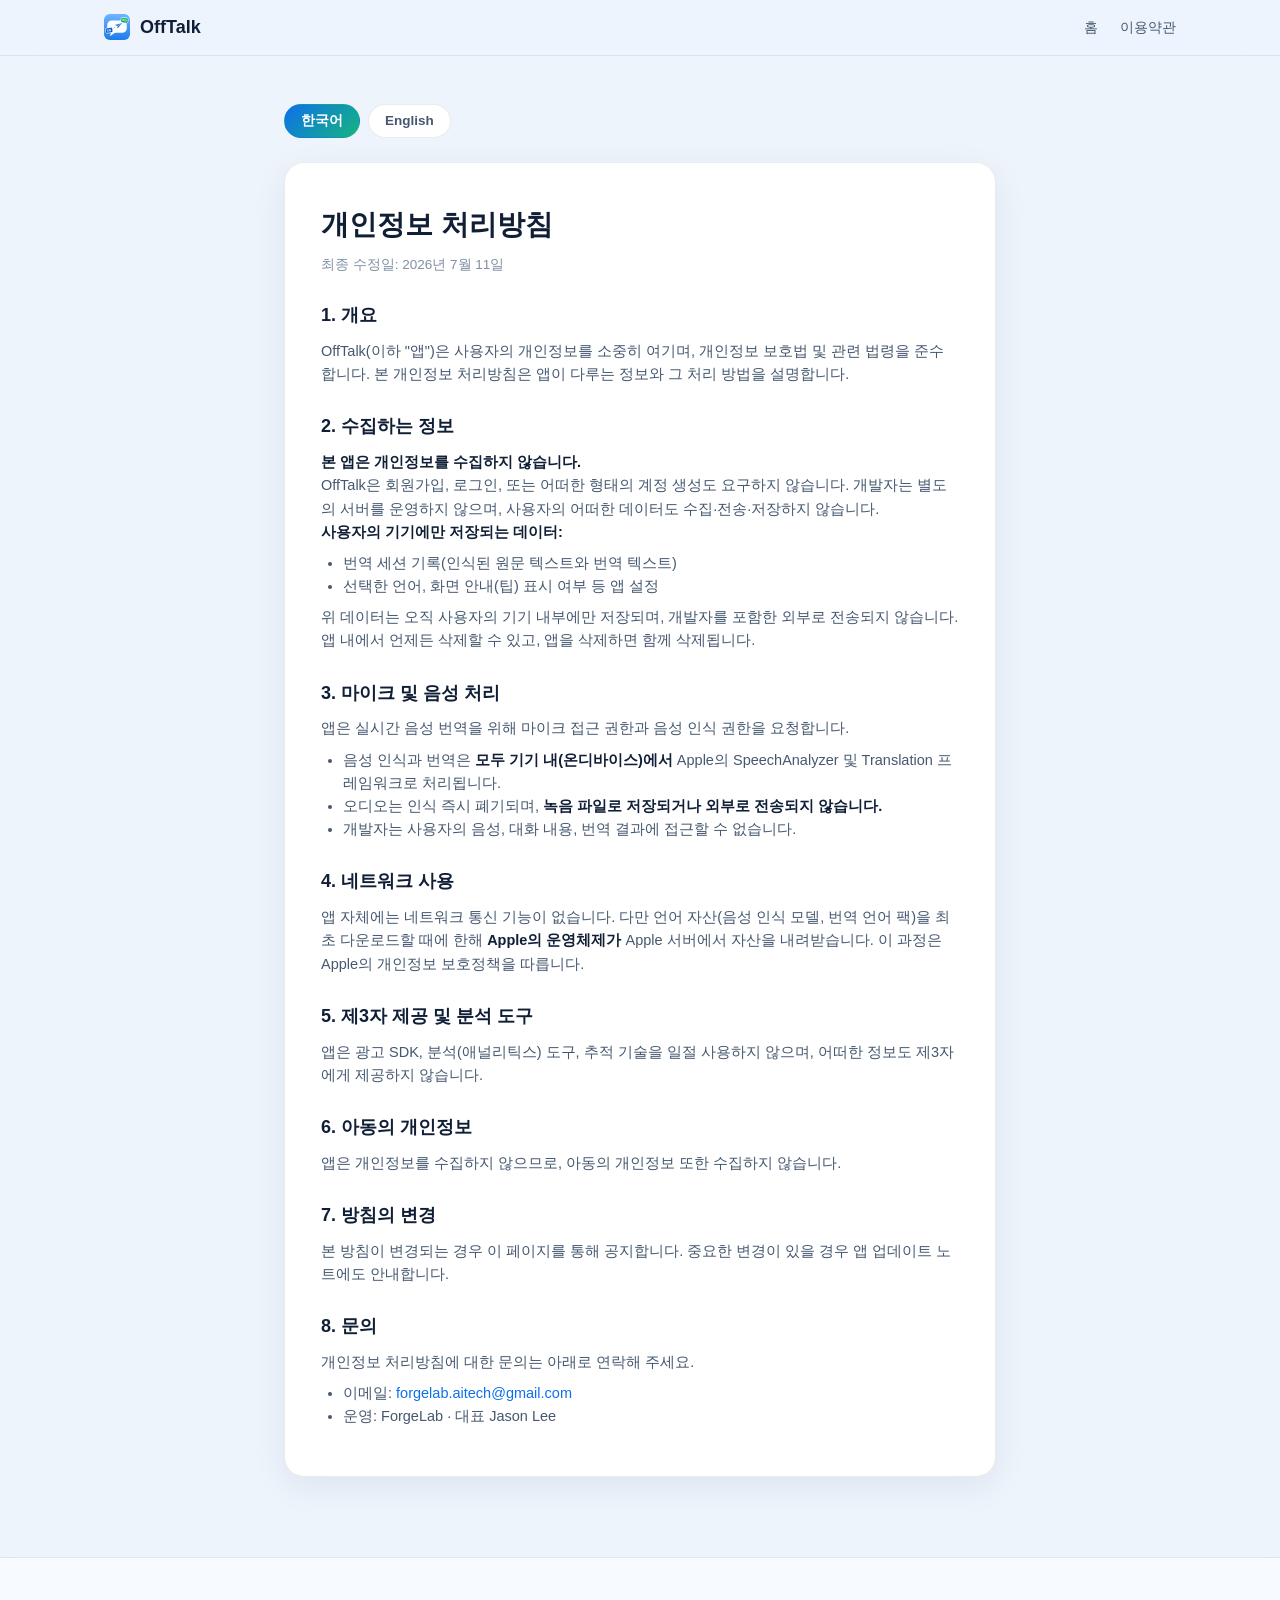
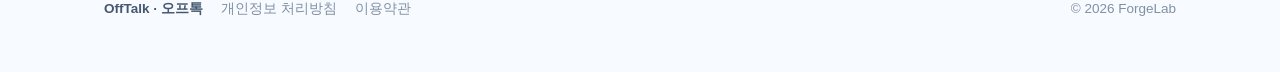
<file: docs/privacy.html>
<!DOCTYPE html>
<html lang="ko">
<head>
<meta charset="UTF-8" />
<meta name="viewport" content="width=device-width, initial-scale=1.0" />
<title>개인정보 처리방침 — OffTalk 오프톡</title>
<meta name="robots" content="noindex" />
<meta name="description" content="OffTalk은 서버도 계정도 없습니다. 음성과 대화는 기기 밖으로 나가지 않습니다." />
<meta property="og:title" content="OffTalk 오프톡 — 개인정보 처리방침" />
<meta property="og:description" content="OffTalk은 서버도 계정도 없습니다. 음성과 대화는 기기 밖으로 나가지 않습니다." />
<meta property="og:type" content="website" />
<meta property="og:image" content="https://jsonpassion.github.io/offtalk-site/assets/img/og.jpg" />
<meta property="og:image:width" content="1200" />
<meta property="og:image:height" content="630" />
<meta property="og:image:type" content="image/jpeg" />
<meta property="og:url" content="https://jsonpassion.github.io/offtalk-site/" />
<meta name="twitter:card" content="summary_large_image" />
<meta name="twitter:image" content="https://jsonpassion.github.io/offtalk-site/assets/img/og.jpg" />
<link rel="icon" href="data:image/svg+xml,%3Csvg%20xmlns%3D%22http%3A%2F%2Fwww.w3.org%2F2000%2Fsvg%22%20viewBox%3D%220%200%2064%2064%22%3E%3Cdefs%3E%3ClinearGradient%20id%3D%22otfsky%22%20x1%3D%220%22%20y1%3D%220%22%20x2%3D%220%22%20y2%3D%221%22%3E%3Cstop%20offset%3D%220%22%20stop-color%3D%22%236FB4FF%22%2F%3E%3Cstop%20offset%3D%221%22%20stop-color%3D%22%231F7CEB%22%2F%3E%3C%2FlinearGradient%3E%3ClinearGradient%20id%3D%22otfen%22%20x1%3D%220%22%20y1%3D%220%22%20x2%3D%220%22%20y2%3D%221%22%3E%3Cstop%20offset%3D%220%22%20stop-color%3D%22%230D70EA%22%2F%3E%3Cstop%20offset%3D%221%22%20stop-color%3D%22%230854B8%22%2F%3E%3C%2FlinearGradient%3E%3ClinearGradient%20id%3D%22otfko%22%20x1%3D%220%22%20y1%3D%220%22%20x2%3D%220%22%20y2%3D%221%22%3E%3Cstop%20offset%3D%220%22%20stop-color%3D%22%2322CC8E%22%2F%3E%3Cstop%20offset%3D%221%22%20stop-color%3D%22%23049068%22%2F%3E%3C%2FlinearGradient%3E%3C%2Fdefs%3E%3Crect%20width%3D%2264%22%20height%3D%2264%22%20rx%3D%2214.3%22%20fill%3D%22url%28%23otfsky%29%22%2F%3E%3Cpath%20d%3D%22M18%2044%20L14%2055%20L29%2045%20Z%22%20fill%3D%22%23fff%22%2F%3E%3Crect%20x%3D%228%22%20y%3D%2216%22%20width%3D%2248%22%20height%3D%2230%22%20rx%3D%2211%22%20fill%3D%22%23fff%22%2F%3E%3Cpath%20d%3D%22M17%2038.5%20Q23%2036%2028%2031.5%22%20fill%3D%22none%22%20stroke%3D%22%230D70EA%22%20stroke-width%3D%222%22%20stroke-linecap%3D%22round%22%20stroke-dasharray%3D%220.5%204.2%22%20opacity%3D%22.8%22%2F%3E%3Cg%20transform%3D%22translate%2836.5%2C27.5%29%20rotate%28-33%29%22%3E%3Cpath%20d%3D%22M10%200%20L-8%205.6%20L-3.5%200%20L-8%20-5.6%20Z%22%20fill%3D%22%230D70EA%22%2F%3E%3Cpath%20d%3D%22M10%200%20L-3.5%200%22%20stroke%3D%22%23BAD9FA%22%20stroke-width%3D%221.4%22%20stroke-linecap%3D%22round%22%2F%3E%3C%2Fg%3E%3Cg%20transform%3D%22translate%2812.5%2C40%29%20rotate%28-9%29%22%3E%3Crect%20x%3D%22-9.55%22%20y%3D%22-7.05%22%20width%3D%2219.1%22%20height%3D%2214.1%22%20rx%3D%224.6%22%20fill%3D%22%23fff%22%2F%3E%3Crect%20x%3D%22-8.25%22%20y%3D%22-5.75%22%20width%3D%2216.5%22%20height%3D%2211.5%22%20rx%3D%223.4%22%20fill%3D%22url%28%23otfen%29%22%2F%3E%3Ctext%20x%3D%220%22%20y%3D%220.6%22%20text-anchor%3D%22middle%22%20dominant-baseline%3D%22central%22%20font-family%3D%22system-ui%2C-apple-system%2C%27Segoe%20UI%27%2Csans-serif%22%20font-weight%3D%22800%22%20font-size%3D%226.8%22%20fill%3D%22%23fff%22%3EEN%3C%2Ftext%3E%3C%2Fg%3E%3Cg%20transform%3D%22translate%2850.5%2C15%29%20rotate%288%29%22%3E%3Crect%20x%3D%22-9.55%22%20y%3D%22-7.05%22%20width%3D%2219.1%22%20height%3D%2214.1%22%20rx%3D%224.6%22%20fill%3D%22%23fff%22%2F%3E%3Crect%20x%3D%22-8.25%22%20y%3D%22-5.75%22%20width%3D%2216.5%22%20height%3D%2211.5%22%20rx%3D%223.4%22%20fill%3D%22url%28%23otfko%29%22%2F%3E%3Ctext%20x%3D%220%22%20y%3D%220.6%22%20text-anchor%3D%22middle%22%20dominant-baseline%3D%22central%22%20font-family%3D%22system-ui%2C-apple-system%2C%27Segoe%20UI%27%2Csans-serif%22%20font-weight%3D%22800%22%20font-size%3D%226.8%22%20fill%3D%22%23fff%22%3EKO%3C%2Ftext%3E%3C%2Fg%3E%3C%2Fsvg%3E" />
<link rel="stylesheet" href="styles.css?v=236d2304" />
</head>
<body>

<nav class="nav">
  <div class="nav-inner">
    <a class="logo" href="index.html">
      <svg width="26" height="26" aria-hidden="true" xmlns="http://www.w3.org/2000/svg" viewBox="0 0 64 64"><defs><linearGradient id="othsky" x1="0" y1="0" x2="0" y2="1"><stop offset="0" stop-color="#6FB4FF"/><stop offset="1" stop-color="#1F7CEB"/></linearGradient><linearGradient id="othen" x1="0" y1="0" x2="0" y2="1"><stop offset="0" stop-color="#0D70EA"/><stop offset="1" stop-color="#0854B8"/></linearGradient><linearGradient id="othko" x1="0" y1="0" x2="0" y2="1"><stop offset="0" stop-color="#22CC8E"/><stop offset="1" stop-color="#049068"/></linearGradient></defs><rect width="64" height="64" rx="14.3" fill="url(#othsky)"/><path d="M18 44 L14 55 L29 45 Z" fill="#fff"/><rect x="8" y="16" width="48" height="30" rx="11" fill="#fff"/><path d="M17 38.5 Q23 36 28 31.5" fill="none" stroke="#0D70EA" stroke-width="2" stroke-linecap="round" stroke-dasharray="0.5 4.2" opacity=".8"/><g transform="translate(36.5,27.5) rotate(-33)"><path d="M10 0 L-8 5.6 L-3.5 0 L-8 -5.6 Z" fill="#0D70EA"/><path d="M10 0 L-3.5 0" stroke="#BAD9FA" stroke-width="1.4" stroke-linecap="round"/></g><g transform="translate(12.5,40) rotate(-9)"><rect x="-9.55" y="-7.05" width="19.1" height="14.1" rx="4.6" fill="#fff"/><rect x="-8.25" y="-5.75" width="16.5" height="11.5" rx="3.4" fill="url(#othen)"/><text x="0" y="0.6" text-anchor="middle" dominant-baseline="central" font-family="system-ui,-apple-system,'Segoe UI',sans-serif" font-weight="800" font-size="6.8" fill="#fff">EN</text></g><g transform="translate(50.5,15) rotate(8)"><rect x="-9.55" y="-7.05" width="19.1" height="14.1" rx="4.6" fill="#fff"/><rect x="-8.25" y="-5.75" width="16.5" height="11.5" rx="3.4" fill="url(#othko)"/><text x="0" y="0.6" text-anchor="middle" dominant-baseline="central" font-family="system-ui,-apple-system,'Segoe UI',sans-serif" font-weight="800" font-size="6.8" fill="#fff">KO</text></g></svg>
      OffTalk
    </a>
    <div class="nav-links">
      <a href="index.html">홈</a>
      <a href="terms.html">이용약관</a>
    </div>
  </div>
</nav>

<main class="policy">
  <div class="lang-toggle" role="tablist" aria-label="언어 선택 / Language">
    <button id="btn-ko" class="active" onclick="setLang('ko')">한국어</button>
    <button id="btn-en" onclick="setLang('en')">English</button>
  </div>

  <div class="policy-card">

    <!-- ================= 한국어 ================= -->
    <div class="lang-ko">
      <h1>개인정보 처리방침</h1>
      <p class="date">최종 수정일: 2026년 7월 11일</p>

      <h2>1. 개요</h2>
      <p>OffTalk(이하 "앱")은 사용자의 개인정보를 소중히 여기며, 개인정보 보호법 및 관련 법령을 준수합니다. 본 개인정보 처리방침은 앱이 다루는 정보와 그 처리 방법을 설명합니다.</p>

      <h2>2. 수집하는 정보</h2>
      <p><strong>본 앱은 개인정보를 수집하지 않습니다.</strong></p>
      <p>OffTalk은 회원가입, 로그인, 또는 어떠한 형태의 계정 생성도 요구하지 않습니다. 개발자는 별도의 서버를 운영하지 않으며, 사용자의 어떠한 데이터도 수집·전송·저장하지 않습니다.</p>
      <p><strong>사용자의 기기에만 저장되는 데이터:</strong></p>
      <ul>
        <li>번역 세션 기록(인식된 원문 텍스트와 번역 텍스트)</li>
        <li>선택한 언어, 화면 안내(팁) 표시 여부 등 앱 설정</li>
      </ul>
      <p>위 데이터는 오직 사용자의 기기 내부에만 저장되며, 개발자를 포함한 외부로 전송되지 않습니다. 앱 내에서 언제든 삭제할 수 있고, 앱을 삭제하면 함께 삭제됩니다.</p>

      <h2>3. 마이크 및 음성 처리</h2>
      <p>앱은 실시간 음성 번역을 위해 마이크 접근 권한과 음성 인식 권한을 요청합니다.</p>
      <ul>
        <li>음성 인식과 번역은 <strong>모두 기기 내(온디바이스)에서</strong> Apple의 SpeechAnalyzer 및 Translation 프레임워크로 처리됩니다.</li>
        <li>오디오는 인식 즉시 폐기되며, <strong>녹음 파일로 저장되거나 외부로 전송되지 않습니다.</strong></li>
        <li>개발자는 사용자의 음성, 대화 내용, 번역 결과에 접근할 수 없습니다.</li>
      </ul>

      <h2>4. 네트워크 사용</h2>
      <p>앱 자체에는 네트워크 통신 기능이 없습니다. 다만 언어 자산(음성 인식 모델, 번역 언어 팩)을 최초 다운로드할 때에 한해 <strong>Apple의 운영체제가</strong> Apple 서버에서 자산을 내려받습니다. 이 과정은 Apple의 개인정보 보호정책을 따릅니다.</p>

      <h2>5. 제3자 제공 및 분석 도구</h2>
      <p>앱은 광고 SDK, 분석(애널리틱스) 도구, 추적 기술을 일절 사용하지 않으며, 어떠한 정보도 제3자에게 제공하지 않습니다.</p>

      <h2>6. 아동의 개인정보</h2>
      <p>앱은 개인정보를 수집하지 않으므로, 아동의 개인정보 또한 수집하지 않습니다.</p>

      <h2>7. 방침의 변경</h2>
      <p>본 방침이 변경되는 경우 이 페이지를 통해 공지합니다. 중요한 변경이 있을 경우 앱 업데이트 노트에도 안내합니다.</p>

      <h2>8. 문의</h2>
      <p>개인정보 처리방침에 대한 문의는 아래로 연락해 주세요.</p>
      <ul>
        <li>이메일: <a href="mailto:forgelab.aitech@gmail.com">forgelab.aitech@gmail.com</a></li>
        <li>운영: ForgeLab · 대표 Jason Lee</li>
      </ul>
    </div>

    <!-- ================= English ================= -->
    <div class="lang-en">
      <h1>Privacy Policy</h1>
      <p class="date">Last updated: July 11, 2026</p>

      <h2>1. Overview</h2>
      <p>OffTalk ("the app") respects your privacy. This policy explains what information the app handles and how it is processed.</p>

      <h2>2. Information We Collect</h2>
      <p><strong>The app does not collect any personal information.</strong></p>
      <p>OffTalk requires no sign-up, no login, and no account of any kind. The developer operates no servers and does not collect, transmit, or store any user data.</p>
      <p><strong>Data stored only on your device:</strong></p>
      <ul>
        <li>Translation session history (recognized source text and its translation)</li>
        <li>App preferences such as selected languages and onboarding-tip state</li>
      </ul>
      <p>This data never leaves your device. You can delete it inside the app at any time, and it is removed entirely when you delete the app.</p>

      <h2>3. Microphone &amp; Speech Processing</h2>
      <p>The app requests microphone and speech-recognition permissions for live voice translation.</p>
      <ul>
        <li>Speech recognition and translation run <strong>entirely on-device</strong> using Apple's SpeechAnalyzer and Translation frameworks.</li>
        <li>Audio is discarded as soon as it is recognized — <strong>it is never saved as a recording or transmitted anywhere.</strong></li>
        <li>The developer has no access to your voice, conversations, or translations.</li>
      </ul>

      <h2>4. Network Usage</h2>
      <p>The app itself contains no networking code. The only network activity is <strong>performed by the operating system</strong> when you first download language assets (speech models and translation packs) from Apple's servers, subject to Apple's privacy policy.</p>

      <h2>5. Third Parties &amp; Analytics</h2>
      <p>The app uses no advertising SDKs, no analytics, and no tracking technologies, and shares nothing with third parties.</p>

      <h2>6. Children's Privacy</h2>
      <p>Since the app collects no personal information, it collects no information from children either.</p>

      <h2>7. Changes to This Policy</h2>
      <p>Any changes will be posted on this page. Significant changes will also be noted in app release notes.</p>

      <h2>8. Contact</h2>
      <ul>
        <li>Email: <a href="mailto:forgelab.aitech@gmail.com">forgelab.aitech@gmail.com</a></li>
        <li>Operator: ForgeLab · Jason Lee</li>
      </ul>
    </div>

  </div>
</main>

<footer>
  <div class="wrap">
    <span class="brand">OffTalk · 오프톡</span>
    <a href="privacy.html">개인정보 처리방침</a>
    <a href="terms.html">이용약관</a>
    <span class="copy">© 2026 ForgeLab</span>
  </div>
</footer>

<script>
function setLang(lang) {
  document.querySelectorAll('.lang-ko').forEach(function (el) { el.style.display = lang === 'ko' ? 'block' : 'none'; });
  document.querySelectorAll('.lang-en').forEach(function (el) { el.style.display = lang === 'en' ? 'block' : 'none'; });
  document.getElementById('btn-ko').classList.toggle('active', lang === 'ko');
  document.getElementById('btn-en').classList.toggle('active', lang === 'en');
}
</script>

</body>
</html>
</file>
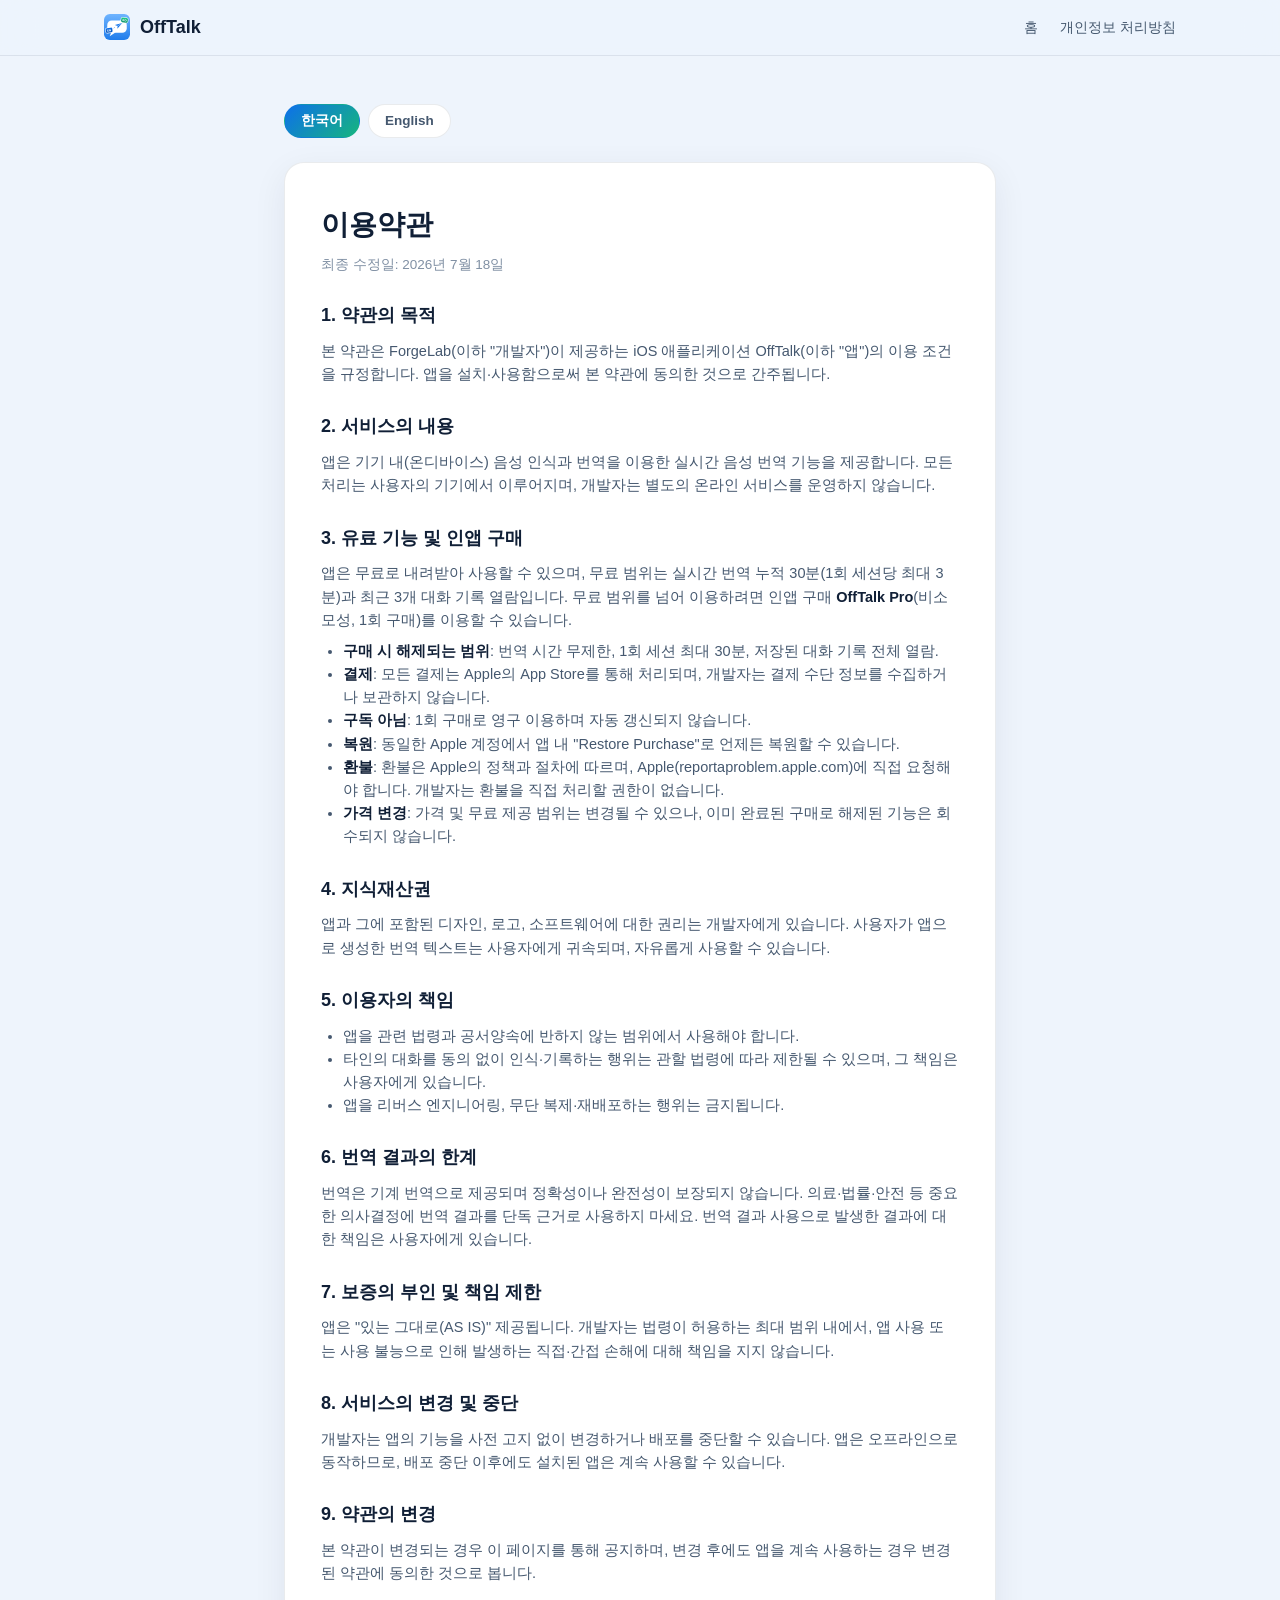
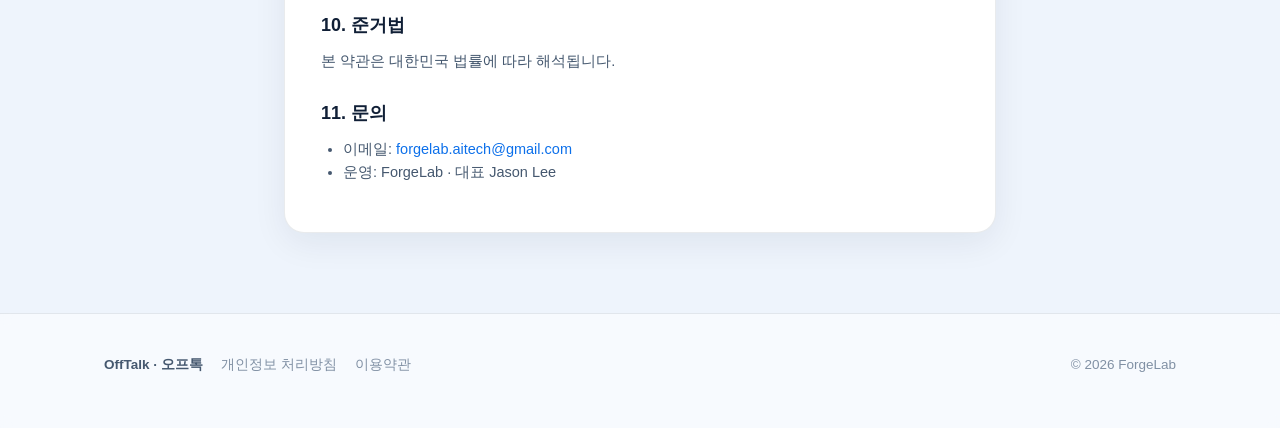
<file: docs/terms.html>
<!DOCTYPE html>
<html lang="ko">
<head>
<meta charset="UTF-8" />
<meta name="viewport" content="width=device-width, initial-scale=1.0" />
<title>이용약관 — OffTalk 오프톡</title>
<meta name="robots" content="noindex" />
<meta name="description" content="OffTalk 이용약관입니다." />
<meta property="og:title" content="OffTalk 오프톡 — 이용약관" />
<meta property="og:description" content="OffTalk 이용약관입니다." />
<meta property="og:type" content="website" />
<meta property="og:image" content="https://jsonpassion.github.io/offtalk-site/assets/img/og.jpg" />
<meta property="og:image:width" content="1200" />
<meta property="og:image:height" content="630" />
<meta property="og:image:type" content="image/jpeg" />
<meta property="og:url" content="https://jsonpassion.github.io/offtalk-site/" />
<meta name="twitter:card" content="summary_large_image" />
<meta name="twitter:image" content="https://jsonpassion.github.io/offtalk-site/assets/img/og.jpg" />
<link rel="icon" href="data:image/svg+xml,%3Csvg%20xmlns%3D%22http%3A%2F%2Fwww.w3.org%2F2000%2Fsvg%22%20viewBox%3D%220%200%2064%2064%22%3E%3Cdefs%3E%3ClinearGradient%20id%3D%22otfsky%22%20x1%3D%220%22%20y1%3D%220%22%20x2%3D%220%22%20y2%3D%221%22%3E%3Cstop%20offset%3D%220%22%20stop-color%3D%22%236FB4FF%22%2F%3E%3Cstop%20offset%3D%221%22%20stop-color%3D%22%231F7CEB%22%2F%3E%3C%2FlinearGradient%3E%3ClinearGradient%20id%3D%22otfen%22%20x1%3D%220%22%20y1%3D%220%22%20x2%3D%220%22%20y2%3D%221%22%3E%3Cstop%20offset%3D%220%22%20stop-color%3D%22%230D70EA%22%2F%3E%3Cstop%20offset%3D%221%22%20stop-color%3D%22%230854B8%22%2F%3E%3C%2FlinearGradient%3E%3ClinearGradient%20id%3D%22otfko%22%20x1%3D%220%22%20y1%3D%220%22%20x2%3D%220%22%20y2%3D%221%22%3E%3Cstop%20offset%3D%220%22%20stop-color%3D%22%2322CC8E%22%2F%3E%3Cstop%20offset%3D%221%22%20stop-color%3D%22%23049068%22%2F%3E%3C%2FlinearGradient%3E%3C%2Fdefs%3E%3Crect%20width%3D%2264%22%20height%3D%2264%22%20rx%3D%2214.3%22%20fill%3D%22url%28%23otfsky%29%22%2F%3E%3Cpath%20d%3D%22M18%2044%20L14%2055%20L29%2045%20Z%22%20fill%3D%22%23fff%22%2F%3E%3Crect%20x%3D%228%22%20y%3D%2216%22%20width%3D%2248%22%20height%3D%2230%22%20rx%3D%2211%22%20fill%3D%22%23fff%22%2F%3E%3Cpath%20d%3D%22M17%2038.5%20Q23%2036%2028%2031.5%22%20fill%3D%22none%22%20stroke%3D%22%230D70EA%22%20stroke-width%3D%222%22%20stroke-linecap%3D%22round%22%20stroke-dasharray%3D%220.5%204.2%22%20opacity%3D%22.8%22%2F%3E%3Cg%20transform%3D%22translate%2836.5%2C27.5%29%20rotate%28-33%29%22%3E%3Cpath%20d%3D%22M10%200%20L-8%205.6%20L-3.5%200%20L-8%20-5.6%20Z%22%20fill%3D%22%230D70EA%22%2F%3E%3Cpath%20d%3D%22M10%200%20L-3.5%200%22%20stroke%3D%22%23BAD9FA%22%20stroke-width%3D%221.4%22%20stroke-linecap%3D%22round%22%2F%3E%3C%2Fg%3E%3Cg%20transform%3D%22translate%2812.5%2C40%29%20rotate%28-9%29%22%3E%3Crect%20x%3D%22-9.55%22%20y%3D%22-7.05%22%20width%3D%2219.1%22%20height%3D%2214.1%22%20rx%3D%224.6%22%20fill%3D%22%23fff%22%2F%3E%3Crect%20x%3D%22-8.25%22%20y%3D%22-5.75%22%20width%3D%2216.5%22%20height%3D%2211.5%22%20rx%3D%223.4%22%20fill%3D%22url%28%23otfen%29%22%2F%3E%3Ctext%20x%3D%220%22%20y%3D%220.6%22%20text-anchor%3D%22middle%22%20dominant-baseline%3D%22central%22%20font-family%3D%22system-ui%2C-apple-system%2C%27Segoe%20UI%27%2Csans-serif%22%20font-weight%3D%22800%22%20font-size%3D%226.8%22%20fill%3D%22%23fff%22%3EEN%3C%2Ftext%3E%3C%2Fg%3E%3Cg%20transform%3D%22translate%2850.5%2C15%29%20rotate%288%29%22%3E%3Crect%20x%3D%22-9.55%22%20y%3D%22-7.05%22%20width%3D%2219.1%22%20height%3D%2214.1%22%20rx%3D%224.6%22%20fill%3D%22%23fff%22%2F%3E%3Crect%20x%3D%22-8.25%22%20y%3D%22-5.75%22%20width%3D%2216.5%22%20height%3D%2211.5%22%20rx%3D%223.4%22%20fill%3D%22url%28%23otfko%29%22%2F%3E%3Ctext%20x%3D%220%22%20y%3D%220.6%22%20text-anchor%3D%22middle%22%20dominant-baseline%3D%22central%22%20font-family%3D%22system-ui%2C-apple-system%2C%27Segoe%20UI%27%2Csans-serif%22%20font-weight%3D%22800%22%20font-size%3D%226.8%22%20fill%3D%22%23fff%22%3EKO%3C%2Ftext%3E%3C%2Fg%3E%3C%2Fsvg%3E" />
<link rel="stylesheet" href="styles.css?v=ce00ac0b" />
</head>
<body>

<nav class="nav">
  <div class="nav-inner">
    <a class="logo" href="index.html">
      <svg width="26" height="26" aria-hidden="true" xmlns="http://www.w3.org/2000/svg" viewBox="0 0 64 64"><defs><linearGradient id="othsky" x1="0" y1="0" x2="0" y2="1"><stop offset="0" stop-color="#6FB4FF"/><stop offset="1" stop-color="#1F7CEB"/></linearGradient><linearGradient id="othen" x1="0" y1="0" x2="0" y2="1"><stop offset="0" stop-color="#0D70EA"/><stop offset="1" stop-color="#0854B8"/></linearGradient><linearGradient id="othko" x1="0" y1="0" x2="0" y2="1"><stop offset="0" stop-color="#22CC8E"/><stop offset="1" stop-color="#049068"/></linearGradient></defs><rect width="64" height="64" rx="14.3" fill="url(#othsky)"/><path d="M18 44 L14 55 L29 45 Z" fill="#fff"/><rect x="8" y="16" width="48" height="30" rx="11" fill="#fff"/><path d="M17 38.5 Q23 36 28 31.5" fill="none" stroke="#0D70EA" stroke-width="2" stroke-linecap="round" stroke-dasharray="0.5 4.2" opacity=".8"/><g transform="translate(36.5,27.5) rotate(-33)"><path d="M10 0 L-8 5.6 L-3.5 0 L-8 -5.6 Z" fill="#0D70EA"/><path d="M10 0 L-3.5 0" stroke="#BAD9FA" stroke-width="1.4" stroke-linecap="round"/></g><g transform="translate(12.5,40) rotate(-9)"><rect x="-9.55" y="-7.05" width="19.1" height="14.1" rx="4.6" fill="#fff"/><rect x="-8.25" y="-5.75" width="16.5" height="11.5" rx="3.4" fill="url(#othen)"/><text x="0" y="0.6" text-anchor="middle" dominant-baseline="central" font-family="system-ui,-apple-system,'Segoe UI',sans-serif" font-weight="800" font-size="6.8" fill="#fff">EN</text></g><g transform="translate(50.5,15) rotate(8)"><rect x="-9.55" y="-7.05" width="19.1" height="14.1" rx="4.6" fill="#fff"/><rect x="-8.25" y="-5.75" width="16.5" height="11.5" rx="3.4" fill="url(#othko)"/><text x="0" y="0.6" text-anchor="middle" dominant-baseline="central" font-family="system-ui,-apple-system,'Segoe UI',sans-serif" font-weight="800" font-size="6.8" fill="#fff">KO</text></g></svg>
      OffTalk
    </a>
    <div class="nav-links">
      <a href="index.html">홈</a>
      <a href="privacy.html">개인정보 처리방침</a>
    </div>
  </div>
</nav>

<main class="policy">
  <div class="lang-toggle" role="tablist" aria-label="언어 선택 / Language">
    <button id="btn-ko" class="active" onclick="setLang('ko')">한국어</button>
    <button id="btn-en" onclick="setLang('en')">English</button>
  </div>

  <div class="policy-card">

    <!-- ================= 한국어 ================= -->
    <div class="lang-ko">
      <h1>이용약관</h1>
      <p class="date">최종 수정일: 2026년 7월 18일</p>

      <h2>1. 약관의 목적</h2>
      <p>본 약관은 ForgeLab(이하 "개발자")이 제공하는 iOS 애플리케이션 OffTalk(이하 "앱")의 이용 조건을 규정합니다. 앱을 설치·사용함으로써 본 약관에 동의한 것으로 간주됩니다.</p>

      <h2>2. 서비스의 내용</h2>
      <p>앱은 기기 내(온디바이스) 음성 인식과 번역을 이용한 실시간 음성 번역 기능을 제공합니다. 모든 처리는 사용자의 기기에서 이루어지며, 개발자는 별도의 온라인 서비스를 운영하지 않습니다.</p>

      <h2>3. 유료 기능 및 인앱 구매</h2>
      <p>앱은 무료로 내려받아 사용할 수 있으며, 무료 범위는 실시간 번역 누적 30분(1회 세션당 최대 3분)과 최근 3개 대화 기록 열람입니다. 무료 범위를 넘어 이용하려면 인앱 구매 <strong>OffTalk Pro</strong>(비소모성, 1회 구매)를 이용할 수 있습니다.</p>
      <ul>
        <li><strong>구매 시 해제되는 범위</strong>: 번역 시간 무제한, 1회 세션 최대 30분, 저장된 대화 기록 전체 열람.</li>
        <li><strong>결제</strong>: 모든 결제는 Apple의 App Store를 통해 처리되며, 개발자는 결제 수단 정보를 수집하거나 보관하지 않습니다.</li>
        <li><strong>구독 아님</strong>: 1회 구매로 영구 이용하며 자동 갱신되지 않습니다.</li>
        <li><strong>복원</strong>: 동일한 Apple 계정에서 앱 내 "Restore Purchase"로 언제든 복원할 수 있습니다.</li>
        <li><strong>환불</strong>: 환불은 Apple의 정책과 절차에 따르며, Apple(reportaproblem.apple.com)에 직접 요청해야 합니다. 개발자는 환불을 직접 처리할 권한이 없습니다.</li>
        <li><strong>가격 변경</strong>: 가격 및 무료 제공 범위는 변경될 수 있으나, 이미 완료된 구매로 해제된 기능은 회수되지 않습니다.</li>
      </ul>

      <h2>4. 지식재산권</h2>
      <p>앱과 그에 포함된 디자인, 로고, 소프트웨어에 대한 권리는 개발자에게 있습니다. 사용자가 앱으로 생성한 번역 텍스트는 사용자에게 귀속되며, 자유롭게 사용할 수 있습니다.</p>

      <h2>5. 이용자의 책임</h2>
      <ul>
        <li>앱을 관련 법령과 공서양속에 반하지 않는 범위에서 사용해야 합니다.</li>
        <li>타인의 대화를 동의 없이 인식·기록하는 행위는 관할 법령에 따라 제한될 수 있으며, 그 책임은 사용자에게 있습니다.</li>
        <li>앱을 리버스 엔지니어링, 무단 복제·재배포하는 행위는 금지됩니다.</li>
      </ul>

      <h2>6. 번역 결과의 한계</h2>
      <p>번역은 기계 번역으로 제공되며 정확성이나 완전성이 보장되지 않습니다. 의료·법률·안전 등 중요한 의사결정에 번역 결과를 단독 근거로 사용하지 마세요. 번역 결과 사용으로 발생한 결과에 대한 책임은 사용자에게 있습니다.</p>

      <h2>7. 보증의 부인 및 책임 제한</h2>
      <p>앱은 "있는 그대로(AS IS)" 제공됩니다. 개발자는 법령이 허용하는 최대 범위 내에서, 앱 사용 또는 사용 불능으로 인해 발생하는 직접·간접 손해에 대해 책임을 지지 않습니다.</p>

      <h2>8. 서비스의 변경 및 중단</h2>
      <p>개발자는 앱의 기능을 사전 고지 없이 변경하거나 배포를 중단할 수 있습니다. 앱은 오프라인으로 동작하므로, 배포 중단 이후에도 설치된 앱은 계속 사용할 수 있습니다.</p>

      <h2>9. 약관의 변경</h2>
      <p>본 약관이 변경되는 경우 이 페이지를 통해 공지하며, 변경 후에도 앱을 계속 사용하는 경우 변경된 약관에 동의한 것으로 봅니다.</p>

      <h2>10. 준거법</h2>
      <p>본 약관은 대한민국 법률에 따라 해석됩니다.</p>

      <h2>11. 문의</h2>
      <ul>
        <li>이메일: <a href="mailto:forgelab.aitech@gmail.com">forgelab.aitech@gmail.com</a></li>
        <li>운영: ForgeLab · 대표 Jason Lee</li>
      </ul>
    </div>

    <!-- ================= English ================= -->
    <div class="lang-en">
      <h1>Terms of Service</h1>
      <p class="date">Last updated: July 18, 2026</p>

      <h2>1. Purpose</h2>
      <p>These terms govern your use of OffTalk ("the app"), an iOS application provided by ForgeLab ("the developer"). By installing or using the app you agree to these terms.</p>

      <h2>2. The Service</h2>
      <p>The app provides live voice translation using on-device speech recognition and translation. All processing happens on your device; the developer operates no online service.</p>

      <h2>3. Paid Features &amp; In-App Purchase</h2>
      <p>The app is free to download. The free tier includes 30 minutes of live translation in total (up to 3 minutes per session) and access to your 3 most recent conversations. To go beyond that, you may buy <strong>OffTalk Pro</strong>, a one-time non-consumable in-app purchase.</p>
      <ul>
        <li><strong>What it unlocks</strong>: unlimited translation time, up to 30 minutes per session, and access to your entire saved history.</li>
        <li><strong>Payment</strong>: all payments are processed by Apple through the App Store. The developer never collects or stores payment details.</li>
        <li><strong>Not a subscription</strong>: a single purchase, valid for life, with no automatic renewal.</li>
        <li><strong>Restore</strong>: use "Restore Purchase" in the app to restore on any device signed in to the same Apple Account.</li>
        <li><strong>Refunds</strong>: refunds follow Apple's policies and must be requested from Apple (reportaproblem.apple.com). The developer cannot issue refunds directly.</li>
        <li><strong>Price changes</strong>: pricing and free-tier limits may change, but features already unlocked by a completed purchase will not be revoked.</li>
      </ul>

      <h2>4. Intellectual Property</h2>
      <p>The app, its design, logo, and software remain the property of the developer. Translations you create with the app belong to you and may be used freely.</p>

      <h2>5. User Responsibilities</h2>
      <ul>
        <li>Use the app in compliance with applicable laws.</li>
        <li>Recognizing or recording other people's conversations without consent may be restricted in your jurisdiction; you are responsible for such use.</li>
        <li>Reverse engineering or unauthorized redistribution of the app is prohibited.</li>
      </ul>

      <h2>6. Translation Accuracy</h2>
      <p>Translations are machine-generated and provided without any guarantee of accuracy or completeness. Do not rely on them as the sole basis for medical, legal, safety, or other critical decisions.</p>

      <h2>7. Disclaimer &amp; Limitation of Liability</h2>
      <p>The app is provided "AS IS". To the maximum extent permitted by law, the developer is not liable for any direct or indirect damages arising from the use of, or inability to use, the app.</p>

      <h2>8. Changes &amp; Discontinuation</h2>
      <p>The developer may change app features or discontinue distribution without prior notice. Because the app works offline, installed copies continue to function after discontinuation.</p>

      <h2>9. Changes to These Terms</h2>
      <p>Updates to these terms will be posted on this page. Continued use of the app after changes constitutes acceptance.</p>

      <h2>10. Governing Law</h2>
      <p>These terms are governed by the laws of the Republic of Korea.</p>

      <h2>11. Contact</h2>
      <ul>
        <li>Email: <a href="mailto:forgelab.aitech@gmail.com">forgelab.aitech@gmail.com</a></li>
        <li>Operator: ForgeLab · Jason Lee</li>
      </ul>
    </div>

  </div>
</main>

<footer>
  <div class="wrap">
    <span class="brand">OffTalk · 오프톡</span>
    <a href="privacy.html">개인정보 처리방침</a>
    <a href="terms.html">이용약관</a>
    <span class="copy">© 2026 ForgeLab</span>
  </div>
</footer>

<script>
function setLang(lang) {
  document.querySelectorAll('.lang-ko').forEach(function (el) { el.style.display = lang === 'ko' ? 'block' : 'none'; });
  document.querySelectorAll('.lang-en').forEach(function (el) { el.style.display = lang === 'en' ? 'block' : 'none'; });
  document.getElementById('btn-ko').classList.toggle('active', lang === 'ko');
  document.getElementById('btn-en').classList.toggle('active', lang === 'en');
}
</script>

</body>
</html>
</file>
<file: docs/styles.css>
/* ==========================================================================
   OffTalk — jsonpassion.github.io/offtalk-site
   Atmospheric daylight theme (Suno-inspired mood): a drifting sky aurora
   with film grain behind floating white glass cards. Travel-blue voice,
   fresh-green translation. Cards fan and rise into view on scroll.
   ========================================================================== */

:root {
  --bg: #eef4fc;
  --panel: rgba(255, 255, 255, 0.55);
  --panel-2: #ffffff;
  --line: rgba(19, 35, 60, 0.09);
  --line-2: rgba(19, 35, 60, 0.14);
  --text: #101f36;
  --body: #45586f;
  --dim: #8090a4;
  --blue: #0d70ea;
  --blue-deep: #0854b8;
  --cyan: #22b6d6;
  --green: #058c5d;
  --mint: #16b57e;
  --peri: #7c9bff;
  --coral: #f2544a;
  --radius: 20px;
  --ease: cubic-bezier(0.16, 1, 0.3, 1);
}

* { margin: 0; padding: 0; box-sizing: border-box; }
html { scroll-behavior: smooth; }

body {
  font-family: -apple-system, BlinkMacSystemFont, "Apple SD Gothic Neo", "Segoe UI", Roboto, sans-serif;
  background: var(--bg);
  color: var(--text);
  line-height: 1.6;
  -webkit-font-smoothing: antialiased;
  position: relative;
  overflow-x: hidden;
}

.wrap { max-width: 1120px; margin: 0 auto; padding: 0 24px; }
a { color: var(--blue); text-decoration: none; }

/* ------------------------- Ambient aurora + grain ------------------------- */
.aurora {
  position: fixed; inset: -20vh -10vw; z-index: -2; pointer-events: none;
  filter: blur(70px) saturate(1.15);
}
.aurora span {
  position: absolute; border-radius: 50%; opacity: 0.5;
  mix-blend-mode: multiply;
}
.aurora .a1 { width: 46vw; height: 46vw; left: -6vw; top: -4vh;
  background: radial-gradient(circle, rgba(47,143,255,.55), transparent 62%);
  animation: drift1 26s ease-in-out infinite; }
.aurora .a2 { width: 40vw; height: 40vw; right: -4vw; top: 2vh;
  background: radial-gradient(circle, rgba(124,155,255,.5), transparent 62%);
  animation: drift2 32s ease-in-out infinite; }
.aurora .a3 { width: 44vw; height: 44vw; left: 22vw; top: 34vh;
  background: radial-gradient(circle, rgba(22,181,126,.42), transparent 62%);
  animation: drift3 30s ease-in-out infinite; }
.aurora .a4 { width: 34vw; height: 34vw; right: 8vw; top: 52vh;
  background: radial-gradient(circle, rgba(34,182,214,.4), transparent 62%);
  animation: drift1 28s ease-in-out infinite reverse; }

@keyframes drift1 { 0%,100% { transform: translate(0,0) scale(1); } 50% { transform: translate(6vw,5vh) scale(1.12); } }
@keyframes drift2 { 0%,100% { transform: translate(0,0) scale(1.05); } 50% { transform: translate(-5vw,7vh) scale(0.92); } }
@keyframes drift3 { 0%,100% { transform: translate(0,0) scale(0.95); } 50% { transform: translate(4vw,-6vh) scale(1.1); } }

.grain {
  position: fixed; inset: 0; z-index: -1; pointer-events: none; opacity: 0.05;
  background-image: url("data:image/svg+xml,%3Csvg xmlns='http://www.w3.org/2000/svg' width='140' height='140'%3E%3Cfilter id='n'%3E%3CfeTurbulence type='fractalNoise' baseFrequency='0.85' numOctaves='2' stitchTiles='stitch'/%3E%3C/filter%3E%3Crect width='100%25' height='100%25' filter='url(%23n)'/%3E%3C/svg%3E");
}

/* ------------------------------ Reveal on scroll ------------------------------ */
[data-reveal] {
  opacity: 0;
  transition: opacity 0.8s var(--ease), transform 0.8s var(--ease);
  transition-delay: calc(var(--i, 0) * 75ms);
  will-change: opacity, transform;
}
[data-reveal="rise"] { transform: translateY(34px); }
[data-reveal="fan-left"] { transform: translateX(-70px) rotate(-7deg); transform-origin: bottom left; }
[data-reveal="fan-right"] { transform: translateX(70px) rotate(7deg); transform-origin: bottom right; }
[data-reveal="zoom"] { transform: scale(0.9); }
[data-reveal].in { opacity: 1; transform: none; }
@media (prefers-reduced-motion: reduce) {
  [data-reveal] { opacity: 1 !important; transform: none !important; transition: none; }
  .aurora span { animation: none; }
}

/* ------------------------------ Nav ------------------------------ */
.nav {
  position: sticky; top: 0; z-index: 50;
  background: rgba(238, 244, 252, 0.72);
  backdrop-filter: blur(16px) saturate(1.2);
  border-bottom: 1px solid var(--line);
}
.nav-inner {
  max-width: 1120px; margin: 0 auto; padding: 13px 24px;
  display: flex; align-items: center; justify-content: space-between; gap: 16px;
}
.logo { display: flex; align-items: center; gap: 10px; font-weight: 800; font-size: 18px; color: var(--text); }
.logo .kr { color: var(--dim); font-weight: 600; font-size: 14px; }
.nav-links { display: flex; align-items: center; gap: 22px; font-size: 14px; }
.nav-links a { color: var(--body); }
.nav-links a:hover { color: var(--text); }

.btn {
  display: inline-block; padding: 11px 20px; border-radius: 999px;
  font-weight: 700; font-size: 14px; transition: transform 0.16s var(--ease), box-shadow 0.16s var(--ease);
}
.btn.primary { background: linear-gradient(135deg, var(--blue), var(--mint)); color: #fff; }
.btn.primary:hover { transform: translateY(-2px); box-shadow: 0 10px 26px rgba(13,112,234,.32); }
.btn.primary.block { display: block; text-align: center; margin-top: 24px; }
.btn.ghost { border: 1px solid var(--line-2); color: var(--text); background: rgba(255,255,255,.6); backdrop-filter: blur(8px); }
.btn.ghost:hover { transform: translateY(-2px); border-color: var(--blue); color: var(--blue); }

/* ------------------------------ Hero ------------------------------ */
.hero {
  display: grid; grid-template-columns: 1.02fr 0.98fr; gap: 40px;
  align-items: center; padding: 96px 24px 84px; position: relative;
}
.tag {
  display: inline-flex; align-items: center; gap: 7px;
  font-size: 12.5px; font-weight: 700; color: var(--blue);
  background: rgba(255,255,255,.7); border: 1px solid rgba(13,112,234,.25);
  padding: 6px 14px; border-radius: 999px; margin-bottom: 22px;
  backdrop-filter: blur(8px); letter-spacing: .01em;
}
.tag .dot { width: 7px; height: 7px; border-radius: 50%; background: var(--mint);
  box-shadow: 0 0 0 4px rgba(22,181,126,.2); animation: livepulse 1.8s ease-in-out infinite; }
@keyframes livepulse { 0%,100% { opacity: .5; } 50% { opacity: 1; } }

.hero h1 {
  font-size: clamp(38px, 5.6vw, 68px); line-height: 1.12;
  font-weight: 850; letter-spacing: -0.03em; color: var(--text);
}
.hero h1 .hl {
  background: linear-gradient(100deg, var(--blue), var(--mint));
  -webkit-background-clip: text; background-clip: text; color: transparent;
}
/* Rotating location word */
.rotor-wrap { display: block; height: 1.14em; overflow: hidden; }
.rotor {
  display: inline-block; color: var(--blue-deep);
  border-right: 3px solid var(--blue); padding-right: 3px;
  animation: caret 0.9s step-end infinite;
}
@keyframes caret { 50% { border-color: transparent; } }

.hero .sub { margin-top: 22px; font-size: 17px; color: var(--body); max-width: 480px; }
.hero .sub strong { color: var(--text); font-weight: 700; }
.hero-ctas { display: flex; align-items: center; gap: 14px; margin-top: 30px; flex-wrap: wrap; }

.store-badge {
  display: inline-flex; align-items: center; gap: 10px;
  background: #101623; color: #fff; border-radius: 14px; padding: 10px 20px; line-height: 1.15;
  transition: transform 0.16s var(--ease), box-shadow 0.16s var(--ease);
}
.store-badge:hover { transform: translateY(-2px); box-shadow: 0 12px 30px rgba(16,22,35,.28); }
.store-badge small { display: block; font-size: 10.5px; font-weight: 600; opacity: .8; }
.store-badge .big { font-size: 17px; font-weight: 800; }

.moment-chips { display: flex; flex-wrap: wrap; gap: 8px; margin-top: 26px; }
.moment-chips span {
  font-size: 13px; font-weight: 600; color: var(--body);
  background: rgba(255,255,255,.7); border: 1px solid var(--line);
  padding: 7px 14px; border-radius: 999px; backdrop-filter: blur(8px);
}

/* Hero visual side */
.hero-visual { position: relative; }

/* Floating phrase cards around the phone (Suno-style depth) */
.float-card {
  position: absolute; z-index: 3;
  background: rgba(255,255,255,.9); backdrop-filter: blur(10px);
  border: 1px solid var(--line); border-radius: 16px;
  padding: 12px 15px; width: 210px;
  box-shadow: 0 18px 40px rgba(19,35,60,.14);
}
.float-card .fsrc { font-size: 13px; font-weight: 600; color: var(--text); }
.float-card .fdst { font-size: 12.5px; color: var(--green); margin-top: 4px; }
.float-card .fflag { font-size: 11px; color: var(--dim); font-weight: 700; margin-bottom: 5px; letter-spacing: .04em; }
.float-a { top: -18px; left: -34px; transform: rotate(-8deg); animation: floaty 7s ease-in-out infinite; }
.float-b { bottom: 26px; left: -56px; transform: rotate(6deg); animation: floaty 8.5s ease-in-out infinite 0.6s; }
.float-c { top: 44px; right: -46px; transform: rotate(7deg); animation: floaty 7.6s ease-in-out infinite 1.1s; }
@keyframes floaty { 0%,100% { translate: 0 0; } 50% { translate: 0 -12px; } }

/* Phone mockup */
.phone {
  position: relative; z-index: 2;
  width: 300px; margin: 0 auto;
  background: #ffffff; border: 1px solid var(--line);
  border-radius: 44px; padding: 14px 12px;
  box-shadow: 0 40px 80px rgba(19,35,60,.2);
}
.phone-notch { width: 108px; height: 26px; margin: 0 auto 10px; background: #eef3f9; border: 1px solid var(--line); border-radius: 999px; }
.phone-screen {
  background: linear-gradient(180deg, #f5f9fd, #eaf1f9);
  border-radius: 30px; padding: 18px 16px 20px; min-height: 470px;
  display: flex; flex-direction: column; gap: 12px; border: 1px solid var(--line);
}
.lang-pill-row { display: flex; justify-content: space-between; align-items: center; gap: 8px; }
.lang-pill { flex: 1; text-align: center; font-size: 12px; font-weight: 700;
  background: #fff; border: 1px solid var(--line); border-radius: 12px; padding: 9px 0; color: var(--body); }
.lang-swap { color: var(--dim); font-size: 14px; }
.talk-card {
  flex: 1; background: #ffffff; border: 1px solid var(--line); border-radius: 18px;
  padding: 16px 14px; display: flex; flex-direction: column; gap: 14px; overflow: hidden;
}
.pair .src { font-size: 14.5px; font-weight: 600; color: var(--text); }
.pair .dst { font-size: 13.5px; color: var(--green); margin-top: 5px; padding-left: 12px; }
.pair.volatile .src { color: rgba(16,31,54,.5); }
.pair.volatile .src::before {
  content: ""; display: inline-block; width: 6px; height: 6px; border-radius: 50%;
  background: var(--blue); margin-right: 7px; vertical-align: 2px; animation: livepulse 1.1s infinite;
}
.pair.volatile .dst { color: rgba(5,140,93,.7); font-style: italic; }
.typing-caret { display: inline-block; width: 2px; height: 14px; background: var(--blue); vertical-align: -2px; margin-left: 2px; animation: livepulse .8s infinite; }
.slide-stop { display: flex; align-items: center; gap: 10px; background: #fff; border: 1px solid var(--line);
  border-radius: 999px; padding: 8px 10px; font-size: 12.5px; color: var(--dim); }
.slide-stop .knob { width: 30px; height: 30px; border-radius: 50%;
  background: radial-gradient(circle at 35% 35%, #ff8a80, var(--coral)); box-shadow: 0 3px 8px rgba(242,84,74,.35); }

/* ------------------------------ Sections ------------------------------ */
section { padding: 92px 0; position: relative; }
section.alt::before {
  content: ""; position: absolute; inset: 0; z-index: -1;
  background: rgba(255,255,255,.4); backdrop-filter: blur(2px);
  border-top: 1px solid var(--line); border-bottom: 1px solid var(--line);
}
.sec-head { text-align: center; max-width: 680px; margin: 0 auto 52px; }
.sec-head h2 { font-size: clamp(28px, 3.4vw, 40px); font-weight: 850; letter-spacing: -0.02em; line-height: 1.18; }
.sec-head p { margin-top: 14px; color: var(--body); font-size: 16.5px; }

/* Card base look */
.card, .moment, .step, .lottie-card, .price-card, .demo-box, .faq details {
  background: var(--panel-2); border: 1px solid var(--line);
  border-radius: var(--radius);
  box-shadow: 0 8px 28px rgba(19,35,60,.06);
}

/* Moments (scenarios) — fan in from the left */
.moments { display: grid; grid-template-columns: repeat(4, 1fr); gap: 18px; }
.moment { padding: 26px 22px; transition: transform 0.2s var(--ease), box-shadow 0.2s var(--ease); }
.moment:hover { transform: translateY(-5px); box-shadow: 0 20px 44px rgba(19,35,60,.12); }
.moment .ico { font-size: 28px; }
.moment h3 { font-size: 16.5px; margin: 12px 0 6px; }
.moment p { font-size: 13.5px; color: var(--body); }
.moment .quote {
  margin-top: 14px; font-size: 12.5px; color: var(--blue-deep);
  background: linear-gradient(135deg, rgba(13,112,234,.08), rgba(22,181,126,.08));
  border-radius: 10px; padding: 9px 11px; font-weight: 600;
}

/* Steps */
.steps { display: grid; grid-template-columns: repeat(3, 1fr); gap: 22px; }
.step { padding: 30px 26px; transition: transform 0.2s var(--ease), box-shadow 0.2s var(--ease); }
.step:hover { transform: translateY(-5px); box-shadow: 0 20px 44px rgba(19,35,60,.12); }
.step .num {
  display: inline-flex; width: 38px; height: 38px; align-items: center; justify-content: center;
  border-radius: 12px; font-weight: 850; font-size: 18px; color: #fff;
  background: linear-gradient(135deg, var(--blue), var(--mint)); margin-bottom: 16px;
}
.step h3 { font-size: 18px; margin-bottom: 8px; }
.step p { font-size: 14.5px; color: var(--body); }

/* Features */
.grid { display: grid; grid-template-columns: repeat(3, 1fr); gap: 20px; }
.card { padding: 26px 24px; transition: transform 0.2s var(--ease), box-shadow 0.2s var(--ease); }
.card:hover { transform: translateY(-5px); box-shadow: 0 20px 44px rgba(19,35,60,.12); }
.card .ico { font-size: 28px; }
.card h3 { font-size: 17px; margin: 14px 0 8px; }
.card p { font-size: 14.5px; color: var(--body); }

/* Motion (Lottie) */
.brand-anim {
  width: 140px; height: 140px; margin: 0 auto 44px; border-radius: 32px; overflow: hidden;
  box-shadow: 0 22px 52px rgba(13,112,234,.3);
}
.brand-anim svg { display: block; }
.lottie-grid { display: grid; grid-template-columns: repeat(3, 1fr); gap: 20px; }
.lottie-card { padding: 20px 22px 24px; transition: transform 0.2s var(--ease), box-shadow 0.2s var(--ease); }
.lottie-card:hover { transform: translateY(-5px); box-shadow: 0 20px 44px rgba(19,35,60,.12); }
.lottie-box { height: 200px; margin-bottom: 8px; display: flex; align-items: center; justify-content: center; }
.lottie-box svg { max-height: 200px; }
.lottie-card h3 { font-size: 16.5px; margin-bottom: 8px; }
.lottie-card p { font-size: 14px; color: var(--body); }

/* Languages orbit — chips hold still, the connections move.
   A plane flies any random pair; the arc runs blue→mint and the
   destination chip lights up: "any combination translates". */
.lang-orbit { display: flex; justify-content: center; padding: 4px 0 24px; }
.orbit-stage { position: relative; width: 460px; height: 460px; }
.orbit-svg { position: absolute; inset: 0; width: 100%; height: 100%; overflow: visible; }
.orbit-guide { fill: none; stroke: rgba(13,112,234,.16); stroke-width: 1.5; stroke-dasharray: 2 7; stroke-linecap: round; }
.orbit-arc { fill: none; stroke-width: 2.6; stroke-linecap: round; opacity: .95; }

.orbit-core {
  position: absolute; left: 50%; top: 50%; transform: translate(-50%,-50%);
  line-height: 0; border-radius: 15px;
  box-shadow: 0 18px 44px rgba(13,112,234,.34);
}
.orbit-core::after {
  content: ""; position: absolute; inset: -18px; border-radius: 50%; z-index: -1;
  background: radial-gradient(circle, rgba(13,112,234,.14), transparent 70%);
}
.orbit-core svg { display: block; border-radius: 15px; }

.orbit-chips { position: absolute; inset: 0; }
.lang-chip {
  position: absolute; transform: translate(-50%, -50%);
  display: block; white-space: nowrap;
}
.lang-chip i {
  display: block; font-style: normal;
  background: #fff; border: 1px solid var(--line); border-radius: 999px;
  padding: 9px 17px; font-size: 14px; font-weight: 700; color: var(--text);
  box-shadow: 0 6px 18px rgba(19,35,60,.10);
  transition: transform .35s var(--ease), background-color .35s var(--ease),
              color .35s var(--ease), box-shadow .35s var(--ease), border-color .35s var(--ease);
}
.lang-chip.sending i {
  border-color: rgba(13,112,234,.55);
  box-shadow: 0 0 0 4px rgba(13,112,234,.13), 0 6px 18px rgba(19,35,60,.10);
}
.lang-chip.lit i {
  background: linear-gradient(135deg, var(--blue), var(--mint));
  border-color: transparent; color: #fff; transform: scale(1.09);
  box-shadow: 0 10px 26px rgba(13,112,234,.34);
}

@media (prefers-reduced-motion: reduce) {
  .orbit-arc, .orbit-plane { display: none; }
  .lang-chip i { transition: none; }
}
@media (max-width: 560px) {
  .orbit-stage { transform: scale(0.66); margin: -78px 0; }
}

.lang-list { text-align: center; color: var(--dim); font-size: 13.5px; margin-top: 6px; letter-spacing: .01em; }

/* Demo */
.demo-box { max-width: 620px; margin: 0 auto; padding: 26px; }
.demo-stage { position: relative; text-align: center; padding: 8px 0 18px; }
#demoPlay {
  font-size: 20px; width: 58px; height: 58px; border-radius: 50%; border: none; cursor: pointer;
  color: #fff; font-weight: 800; background: linear-gradient(135deg, var(--blue), var(--mint));
  box-shadow: 0 12px 28px rgba(13,112,234,.32); transition: transform 0.16s var(--ease); }
#demoPlay:hover { transform: scale(1.06); }
.demo-transcript { max-height: 260px; overflow-y: auto; display: flex; flex-direction: column; gap: 12px; }
.demo-line { text-align: left; animation: rise .35s ease both; }
.demo-line .src { font-size: 15px; font-weight: 600; }
.demo-line .dst { font-size: 14px; color: var(--green); padding-left: 12px; margin-top: 3px; }
.demo-line .dst.pending { color: rgba(5,140,93,.55); font-style: italic; }
@keyframes rise { from { opacity: 0; transform: translateY(8px); } to { opacity: 1; transform: none; } }

/* ------------------------------ Video bands ------------------------------ */
.cine, .skyband {
  position: relative; overflow: hidden; padding: 0;
  min-height: 480px; display: flex; align-items: center;
}
.cine-video, .skyband-video {
  position: absolute; inset: 0; width: 100%; height: 100%;
  object-fit: cover; z-index: 0;
}
.cine-veil {
  position: absolute; inset: 0; z-index: 1;
  background: linear-gradient(100deg, rgba(9,25,52,.78) 0%, rgba(9,25,52,.45) 46%, rgba(9,25,52,.05) 78%);
}
.cine-copy { position: relative; z-index: 2; padding-top: 72px; padding-bottom: 72px; }
.cine-eyebrow {
  display: inline-block; font-size: 12px; font-weight: 800; letter-spacing: .18em;
  color: #bcd8ff; border: 1px solid rgba(188,216,255,.4); border-radius: 999px;
  padding: 6px 14px; margin-bottom: 18px; backdrop-filter: blur(4px);
}
.cine-copy h2 {
  color: #fff; font-size: clamp(28px, 3.6vw, 44px); font-weight: 850;
  letter-spacing: -0.02em; line-height: 1.2; max-width: 560px;
  text-shadow: 0 2px 24px rgba(9,25,52,.5);
}
.cine-copy p { color: rgba(255,255,255,.85); font-size: 17px; margin-top: 14px; max-width: 480px; }

.skyband { text-align: center; justify-content: center; min-height: 460px; }
.skyband-veil {
  position: absolute; inset: 0; z-index: 1;
  background: radial-gradient(ellipse at 50% 62%, rgba(8,55,125,.42), rgba(8,55,125,.08) 65%);
}
.skyband-copy { position: relative; z-index: 2; padding-top: 84px; padding-bottom: 84px; }
.skyband-copy h2 {
  color: #fff; font-size: clamp(30px, 4vw, 48px); font-weight: 850;
  letter-spacing: -0.02em; text-shadow: 0 2px 26px rgba(8,55,125,.55);
}
.skyband-copy p { color: rgba(255,255,255,.92); font-size: 17.5px; margin: 14px 0 30px; text-shadow: 0 1px 14px rgba(8,55,125,.5); }
.skyband .store-badge { box-shadow: 0 16px 40px rgba(9,25,52,.4); }

/* Cine band: text + portrait ad-footage card */
.cine-grid { display: grid; grid-template-columns: 1fr auto; gap: 48px; align-items: center; }
.cine-portrait {
  width: 258px; height: 388px; border-radius: 26px; overflow: hidden;
  border: 1px solid rgba(255,255,255,.3);
  box-shadow: 0 32px 70px rgba(4,16,40,.5);
  transform: rotate(2.5deg);
}
.cine-portrait video { width: 100%; height: 100%; object-fit: cover; display: block; }
@media (max-width: 860px) {
  .cine-grid { grid-template-columns: 1fr; }
  .cine-portrait { display: none; }
}

@media (max-width: 560px) {
  .cine, .skyband { min-height: 380px; }
}

/* Privacy band */
.privacy-band {
  text-align: center; max-width: 720px; margin: 0 auto;
  border: 1px solid rgba(5,140,93,.28);
  background: linear-gradient(135deg, rgba(255,255,255,.85), rgba(22,181,126,.08));
  border-radius: 28px; padding: 48px 36px; box-shadow: 0 20px 50px rgba(19,35,60,.08);
}
.privacy-band .lock { font-size: 36px; }
.privacy-band h2 { font-size: 27px; margin: 14px 0 12px; letter-spacing: -0.01em; }
.privacy-band p { color: var(--body); font-size: 15.5px; }

/* Pricing */
.pricing { display: grid; grid-template-columns: repeat(2, minmax(0, 384px)); gap: 22px; justify-content: center; }
.price-card { position: relative; display: flex; flex-direction: column; padding: 34px 30px; }
.price-card h3 { font-size: 17px; color: var(--body); }
.price-card .price { font-size: 44px; font-weight: 850; margin: 6px 0 4px; letter-spacing: -0.02em; }
.price-card ul { list-style: none; margin-top: 18px; display: grid; gap: 10px; }
.price-card li { font-size: 14.5px; color: var(--body); padding-left: 22px; position: relative; }
.price-card li::before { content: "✓"; position: absolute; left: 0; top: 0; color: var(--green); font-weight: 800; }
.price-card.hot { border: 1.5px solid rgba(13,112,234,.4); box-shadow: 0 24px 60px rgba(13,112,234,.18); }
.sale-badge {
  position: absolute; top: -13px; left: 28px;
  background: linear-gradient(135deg, var(--coral), #f2803f);
  color: #fff; font-size: 12px; font-weight: 800; padding: 5px 13px; border-radius: 999px;
  box-shadow: 0 6px 16px rgba(242,84,74,.3);
}
.price-was { font-size: 17px; color: var(--dim); text-decoration: line-through; margin-top: 6px; }
.price-card.hot .price { background: linear-gradient(100deg, var(--blue), var(--mint));
  -webkit-background-clip: text; background-clip: text; color: transparent; }
.price-note { font-size: 13px; color: var(--dim); margin-bottom: 2px; }

/* FAQ */
.faq { max-width: 720px; margin: 0 auto; }
.faq details { padding: 18px 22px; margin-bottom: 12px; transition: box-shadow 0.2s var(--ease); }
.faq details[open] { box-shadow: 0 14px 34px rgba(19,35,60,.1); }
.faq summary { cursor: pointer; font-weight: 700; font-size: 15.5px; list-style: none; display: flex; justify-content: space-between; align-items: center; }
.faq summary::after { content: "+"; color: var(--blue); font-weight: 800; font-size: 20px; transition: transform 0.2s var(--ease); }
.faq details[open] summary::after { transform: rotate(45deg); }
.faq summary::-webkit-details-marker { display: none; }
.faq details p { margin-top: 12px; color: var(--body); font-size: 14.5px; }

/* ------------------------------ Footer ------------------------------ */
footer { border-top: 1px solid var(--line); padding: 40px 0 52px; background: rgba(255,255,255,.5); backdrop-filter: blur(6px); }
footer .wrap { display: flex; align-items: center; flex-wrap: wrap; gap: 18px; font-size: 13.5px; color: var(--dim); }
footer .brand { font-weight: 800; color: var(--body); }
footer a { color: var(--dim); }
footer a:hover { color: var(--text); }
footer .contact-btn { border: 1px solid var(--line); background: #fff; padding: 6px 14px; border-radius: 999px; }
footer .copy { margin-left: auto; }

/* ------------------------------ Policy pages ------------------------------ */
.policy { max-width: 760px; margin: 0 auto; padding: 48px 24px 80px; }
.lang-toggle { display: flex; gap: 8px; margin-bottom: 24px; }
.lang-toggle button {
  border: 1px solid var(--line); background: #fff; color: var(--body);
  padding: 7px 16px; border-radius: 999px; cursor: pointer; font-size: 13.5px; font-weight: 600;
}
.lang-toggle button.active { background: linear-gradient(135deg, var(--blue), var(--mint)); color: #fff; border-color: transparent; }
.policy-card { background: var(--panel-2); border: 1px solid var(--line); border-radius: var(--radius); padding: 40px 36px; box-shadow: 0 10px 34px rgba(19,35,60,.07); }
.policy h1 { font-size: 28px; margin-bottom: 6px; }
.policy .date { color: var(--dim); font-size: 13.5px; margin-bottom: 26px; }
.policy h2 { font-size: 18px; margin: 26px 0 10px; }
.policy p, .policy li { font-size: 14.5px; color: var(--body); }
.policy ul { padding-left: 22px; margin: 8px 0; }
.policy strong { color: var(--text); }
.lang-en { display: none; }

/* ------------------------------ Responsive ------------------------------ */
@media (max-width: 980px) {
  .hero { grid-template-columns: 1fr; padding-top: 60px; text-align: center; }
  .hero .sub { margin-left: auto; margin-right: auto; }
  .hero-ctas, .moment-chips { justify-content: center; }
  .hero-visual { margin-top: 48px; }
  .float-card { display: none; }
  .moments { grid-template-columns: repeat(2, 1fr); }
  .steps, .grid, .lottie-grid { grid-template-columns: 1fr; }
  .pricing { grid-template-columns: 1fr; }
  .nav-links a:not(.nav-cta) { display: none; }
}
@media (max-width: 560px) {
  .moments { grid-template-columns: 1fr; }
}
</file>
